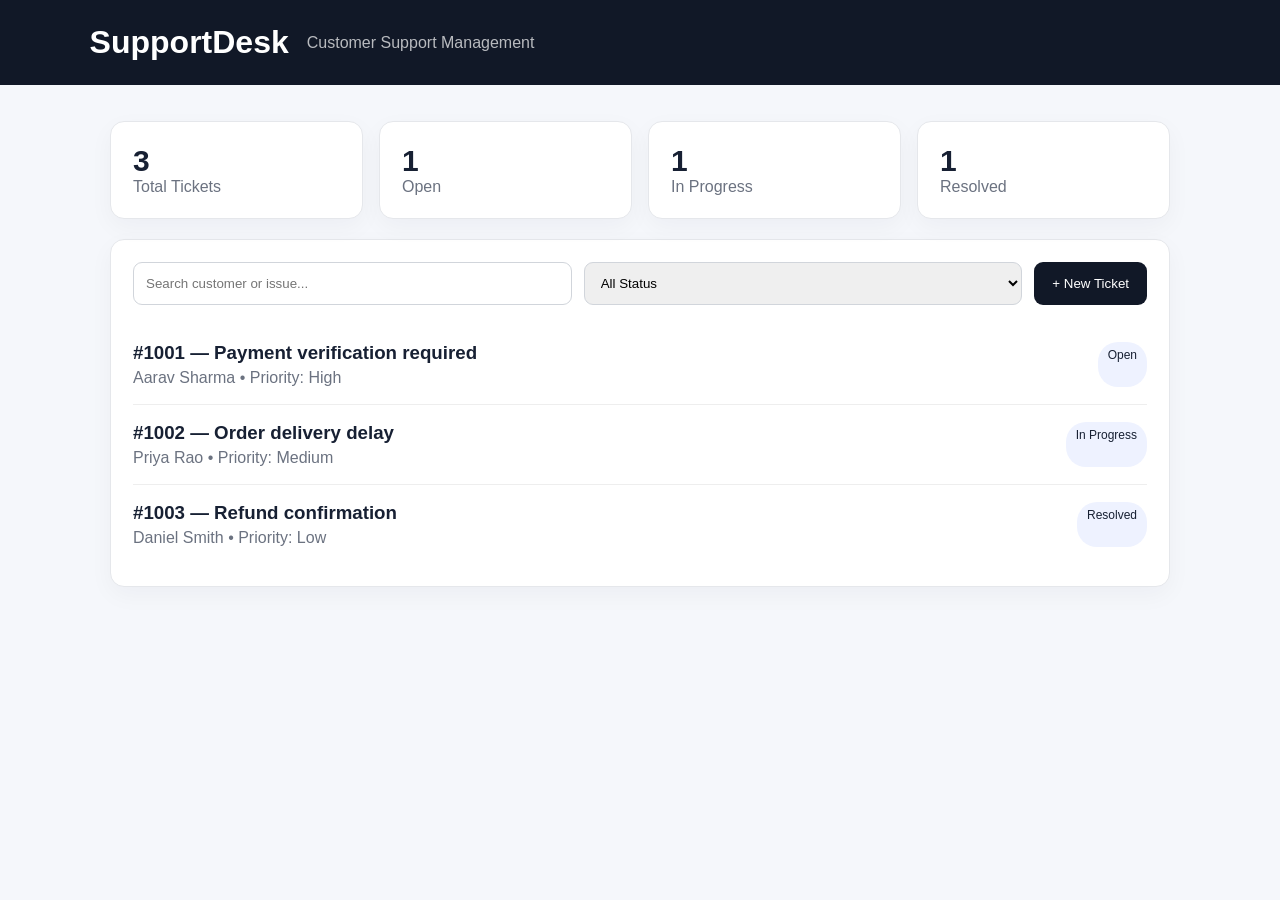
<file: projects/customer-support-management-system/index.html>
<!doctype html>
<html lang="en">
<head>
  <meta charset="UTF-8">
  <meta name="viewport" content="width=device-width, initial-scale=1.0">
  <title>Customer Support Management</title>
  <link rel="stylesheet" href="style.css">
</head>
<body>
  <header class="topbar"><h1>SupportDesk</h1><span>Customer Support Management</span></header>
  <main class="container">
    <section class="stats">
      <article><strong id="total">0</strong><span>Total Tickets</span></article>
      <article><strong id="open">0</strong><span>Open</span></article>
      <article><strong id="progress">0</strong><span>In Progress</span></article>
      <article><strong id="resolved">0</strong><span>Resolved</span></article>
    </section>
    <section class="panel">
      <div class="toolbar"><input id="search" placeholder="Search customer or issue..."><select id="filter"><option value="all">All Status</option><option>Open</option><option>In Progress</option><option>Resolved</option></select><button id="add">+ New Ticket</button></div>
      <div id="tickets" class="tickets"></div>
    </section>
  </main>
  <script src="app.js"></script>
</body>
</html>
</file>
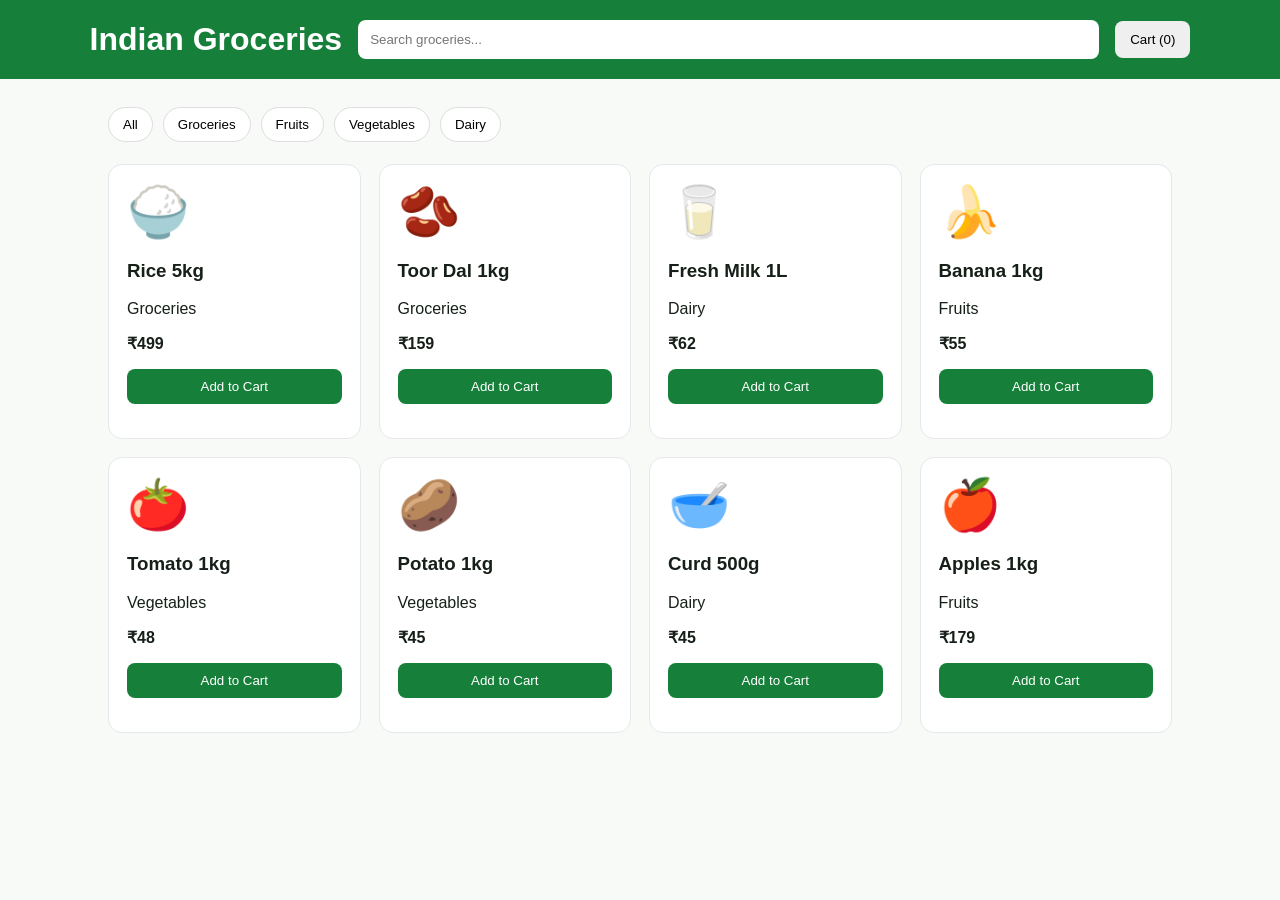
<file: projects/indian-groceries/index.html>
<!doctype html><html lang="en"><head><meta charset="UTF-8"><meta name="viewport" content="width=device-width,initial-scale=1"><title>Indian Groceries</title><link rel="stylesheet" href="style.css"></head><body><header><h1>Indian Groceries</h1><input id="search" placeholder="Search groceries..."><button id="cart">Cart (<span id="count">0</span>)</button></header><main><nav id="categories"></nav><section id="products"></section></main><script src="app.js"></script></body></html>
</file>
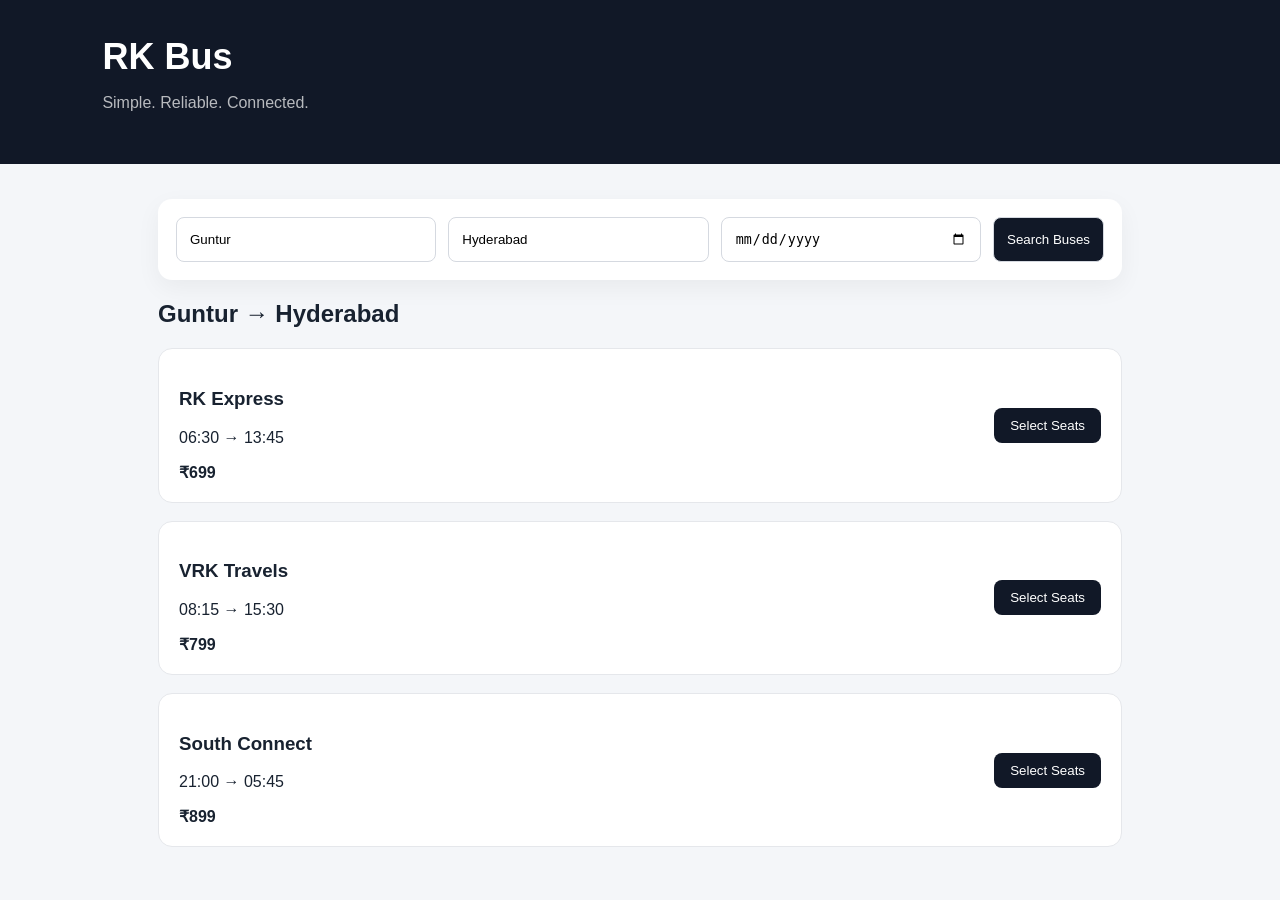
<file: projects/rk-bus/index.html>
<!doctype html><html lang="en"><head><meta charset="UTF-8"><meta name="viewport" content="width=device-width,initial-scale=1"><title>RK Bus</title><link rel="stylesheet" href="style.css"></head><body><header><h1>RK Bus</h1><p>Simple. Reliable. Connected.</p></header><main><section class="search"><input id="from" value="Guntur" placeholder="From"><input id="to" value="Hyderabad" placeholder="To"><input id="date" type="date"><button id="find">Search Buses</button></section><section id="results"></section></main><script src="app.js"></script></body></html>
</file>
<file: projects/customer-support-management-system/style.css>
*{box-sizing:border-box}body{margin:0;font-family:Inter,Arial,sans-serif;background:#f5f7fb;color:#172033}.topbar{padding:24px 7%;background:#111827;color:#fff;display:flex;align-items:center;gap:18px}.topbar h1{margin:0}.topbar span{opacity:.7}.container{max-width:1100px;margin:36px auto;padding:0 20px}.stats{display:grid;grid-template-columns:repeat(4,1fr);gap:16px}.stats article,.panel{background:#fff;border:1px solid #e5e7eb;border-radius:14px;padding:22px;box-shadow:0 8px 25px #1118270a}.stats strong{display:block;font-size:30px}.stats span{color:#6b7280}.panel{margin-top:20px}.toolbar{display:flex;gap:12px;margin-bottom:20px}.toolbar input,.toolbar select{flex:1;padding:12px;border:1px solid #d1d5db;border-radius:9px}.toolbar button{border:0;border-radius:9px;padding:12px 18px;background:#111827;color:#fff;cursor:pointer}.ticket{display:grid;grid-template-columns:1fr auto;gap:10px;padding:17px 0;border-bottom:1px solid #eee}.ticket:last-child{border:0}.ticket h3{margin:0 0 5px}.ticket p{margin:0;color:#6b7280}.badge{padding:6px 10px;border-radius:20px;font-size:12px;background:#eef2ff}.empty{padding:30px;text-align:center;color:#6b7280}@media(max-width:700px){.stats{grid-template-columns:repeat(2,1fr)}.toolbar{flex-direction:column}.ticket{grid-template-columns:1fr}}
</file>
<file: projects/indian-groceries/style.css>
*{box-sizing:border-box}body{margin:0;font-family:Arial,sans-serif;background:#f7faf7;color:#172018}header{display:flex;align-items:center;gap:16px;padding:20px 7%;background:#16803a;color:#fff}header h1{margin:0}header input{flex:1;padding:12px;border:0;border-radius:8px}header button{padding:11px 15px;border:0;border-radius:8px;cursor:pointer}main{max-width:1100px;margin:28px auto;padding:0 18px}nav{display:flex;gap:10px;flex-wrap:wrap;margin-bottom:22px}nav button{padding:9px 14px;border:1px solid #ddd;background:#fff;border-radius:20px;cursor:pointer}#products{display:grid;grid-template-columns:repeat(4,1fr);gap:18px}.product{background:#fff;border:1px solid #e5e7eb;border-radius:14px;padding:18px}.product .emoji{font-size:50px}.product button{width:100%;padding:10px;border:0;border-radius:8px;background:#16803a;color:#fff;cursor:pointer}@media(max-width:800px){#products{grid-template-columns:repeat(2,1fr)}header{flex-wrap:wrap}}@media(max-width:480px){#products{grid-template-columns:1fr}}
</file>
<file: projects/rk-bus/style.css>
*{box-sizing:border-box}body{margin:0;font-family:Arial,sans-serif;background:#f4f6f9;color:#182230}header{padding:36px 8%;background:#111827;color:#fff}header h1{margin:0;font-size:36px}header p{opacity:.7}main{max-width:1000px;margin:35px auto;padding:0 18px}.search{display:grid;grid-template-columns:1fr 1fr 1fr auto;gap:12px;background:#fff;padding:18px;border-radius:14px;box-shadow:0 8px 25px #0000000d}.search input,.search button{padding:13px;border:1px solid #d5d9e0;border-radius:8px}.search button{background:#111827;color:#fff;cursor:pointer}.bus{background:#fff;margin-top:18px;padding:20px;border-radius:14px;display:flex;justify-content:space-between;align-items:center;border:1px solid #e5e7eb}.bus button{padding:10px 16px;border:0;border-radius:8px;background:#111827;color:#fff}@media(max-width:700px){.search{grid-template-columns:1fr}.bus{display:block}.bus button{margin-top:12px}}
</file>
